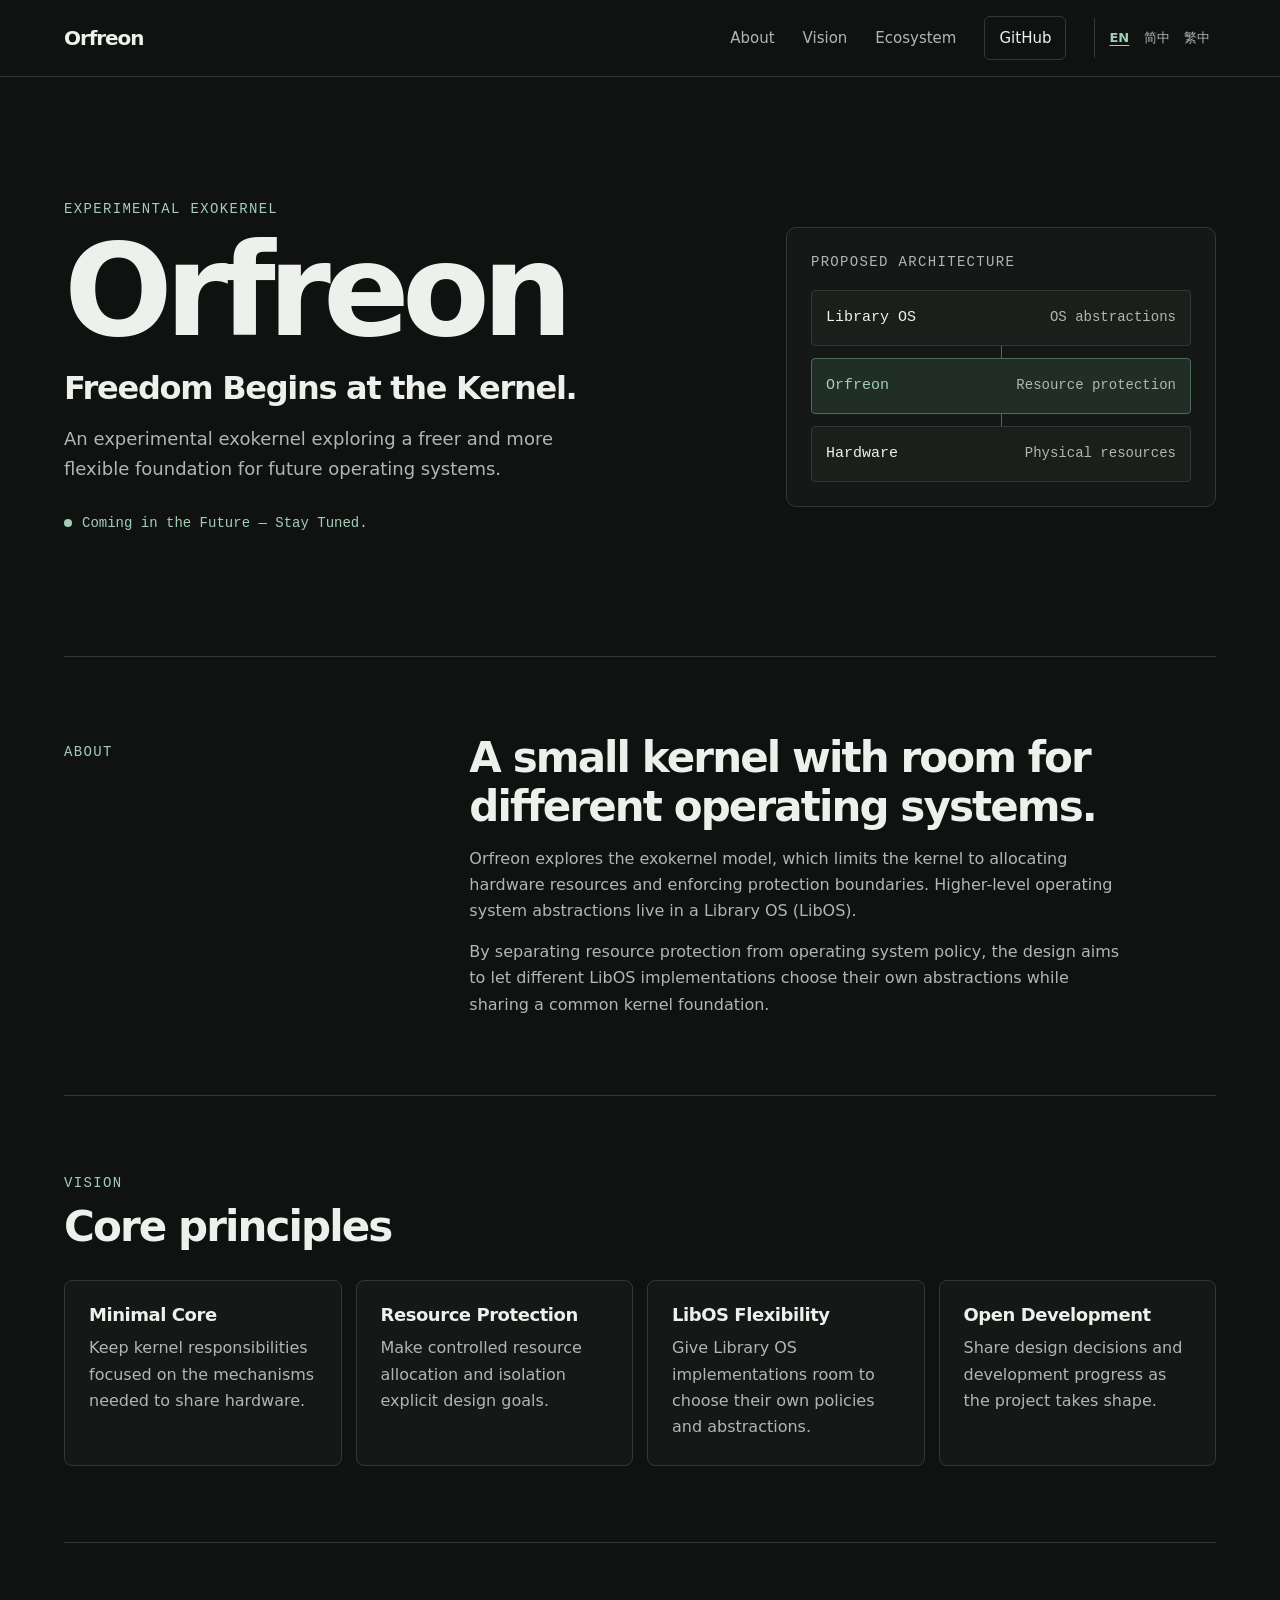
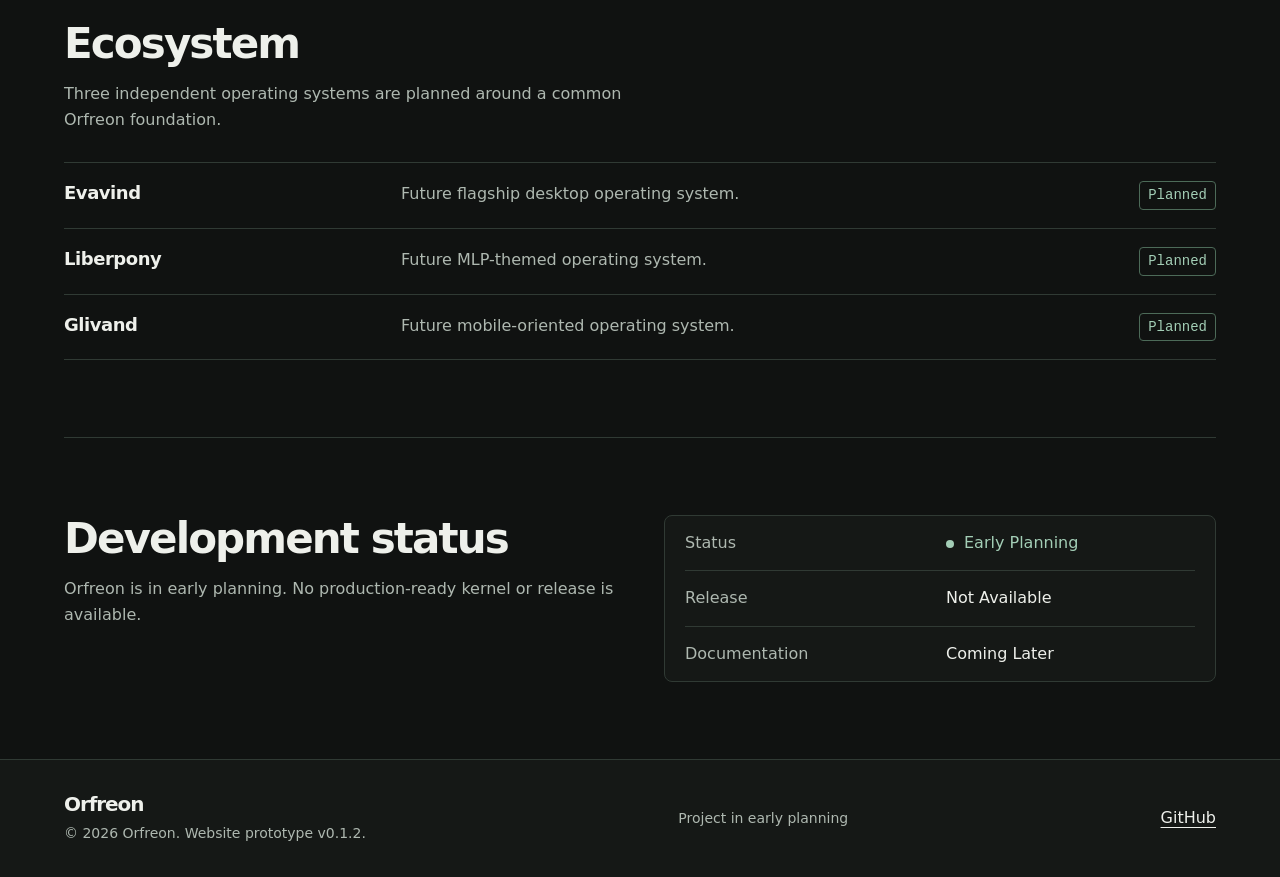
<file: index.html>
<!doctype html>
<html lang="en">
<head>
  <meta charset="utf-8">
  <meta name="viewport" content="width=device-width, initial-scale=1">
  <meta name="color-scheme" content="dark">
  <meta name="theme-color" content="#101211">
  <title>Orfreon — Experimental Exokernel</title>
  <meta name="description" content="Orfreon is a planned experimental exokernel exploring a freer and more flexible foundation for future operating systems.">
  <meta property="og:type" content="website">
  <meta property="og:locale" content="en_US">
  <meta property="og:site_name" content="Orfreon">
  <meta property="og:title" content="Orfreon — Freedom Begins at the Kernel.">
  <meta property="og:description" content="An early preview of Orfreon, a planned experimental exokernel for future operating systems.">
    <link rel="alternate" hreflang="en" href="index.html">
  <link rel="alternate" hreflang="zh-CN" href="zh-CN/index.html">
  <link rel="alternate" hreflang="zh-TW" href="zh-TW/index.html">
  <link rel="alternate" hreflang="x-default" href="index.html">
  <link rel="icon" type="image/svg+xml" href="assets/favicon.svg">
  <link rel="stylesheet" href="assets/css/style.css">
</head>
<body>
  <a class="skip-link" href="#main">Skip to content</a>

  <header class="site-header" id="top">
    <div class="shell header-inner">
      <a class="wordmark" href="#top">Orfreon</a>
      <nav aria-label="Primary">
        <ul>
          <li><a href="#about">About</a></li>
          <li><a href="#vision">Vision</a></li>
          <li><a href="#ecosystem">Ecosystem</a></li>
          <li><a class="nav-github" href="https://github.com/Evan-Windproof/Orfreon">GitHub</a></li>
          <li class="language-item"><div class="language-switch" role="group" aria-label="Language"><a href="index.html" lang="en" aria-current="page">EN</a><a href="zh-CN/index.html" lang="zh-CN">简中</a><a href="zh-TW/index.html" lang="zh-TW">繁中</a></div></li>
        </ul>
      </nav>
    </div>
  </header>

  <main id="main" tabindex="-1">
    <section class="hero shell" aria-labelledby="hero-title">
      <div class="hero-copy">
        <p class="eyebrow">Experimental exokernel</p>
        <h1 id="hero-title">Orfreon</h1>
        <p class="tagline">Freedom Begins at the Kernel.</p>
        <p class="hero-description">An experimental exokernel exploring a freer and more flexible foundation for future operating systems.</p>
        <p class="hero-status"><span class="status-dot" aria-hidden="true"></span>Coming in the Future — Stay Tuned.</p>
      </div>

      <figure class="architecture">
        <figcaption>Proposed architecture</figcaption>
        <ol class="architecture-stack" role="list">
          <li class="architecture-layer">
            <span>Library OS</span>
            <span class="layer-role">OS abstractions</span>
          </li>
          <li class="architecture-layer architecture-core">
            <span>Orfreon</span>
            <span class="layer-role">Resource protection</span>
          </li>
          <li class="architecture-layer">
            <span>Hardware</span>
            <span class="layer-role">Physical resources</span>
          </li>
        </ol>
      </figure>
    </section>

    <div class="shell">
      <section class="section about" id="about" aria-labelledby="about-title">
        <h2 class="section-label" id="about-title">About</h2>
        <div class="section-content">
          <p class="about-lede">A small kernel with room for different operating systems.</p>
          <p>Orfreon explores the exokernel model, which limits the kernel to allocating hardware resources and enforcing protection boundaries. Higher-level operating system abstractions live in a Library OS (LibOS).</p>
          <p>By separating resource protection from operating system policy, the design aims to let different LibOS implementations choose their own abstractions while sharing a common kernel foundation.</p>
        </div>
      </section>

      <section class="section" id="vision" aria-labelledby="vision-title">
        <div class="section-heading">
          <p class="section-label">Vision</p>
          <h2 id="vision-title">Core principles</h2>
        </div>
        <ul class="principles" role="list">
          <li class="principle">
            <h3>Minimal Core</h3>
            <p>Keep kernel responsibilities focused on the mechanisms needed to share hardware.</p>
          </li>
          <li class="principle">
            <h3>Resource Protection</h3>
            <p>Make controlled resource allocation and isolation explicit design goals.</p>
          </li>
          <li class="principle">
            <h3>LibOS Flexibility</h3>
            <p>Give Library OS implementations room to choose their own policies and abstractions.</p>
          </li>
          <li class="principle">
            <h3>Open Development</h3>
            <p>Share design decisions and development progress as the project takes shape.</p>
          </li>
        </ul>
      </section>

      <section class="section" id="ecosystem" aria-labelledby="ecosystem-title">
        <div class="section-heading">
          <h2 id="ecosystem-title">Ecosystem</h2>
          <p class="section-intro">Three independent operating systems are planned around a common Orfreon foundation.</p>
        </div>
        <ul class="projects" role="list">
          <li>
            <h3>Evavind</h3>
            <p>Future flagship desktop operating system.</p>
            <span class="project-status">Planned</span>
          </li>
          <li>
            <h3>Liberpony</h3>
            <p>Future MLP-themed operating system.</p>
            <span class="project-status">Planned</span>
          </li>
          <li>
            <h3>Glivand</h3>
            <p>Future mobile-oriented operating system.</p>
            <span class="project-status">Planned</span>
          </li>
        </ul>
      </section>

      <section class="section development" aria-labelledby="development-title">
        <div class="section-heading">
          <h2 id="development-title">Development status</h2>
          <p class="section-intro">Orfreon is in early planning. No production-ready kernel or release is available.</p>
        </div>
        <dl class="development-status">
          <div>
            <dt>Status</dt>
            <dd class="current-status"><span class="status-dot" aria-hidden="true"></span>Early Planning</dd>
          </div>
          <div>
            <dt>Release</dt>
            <dd>Not Available</dd>
          </div>
          <div>
            <dt>Documentation</dt>
            <dd>Coming Later</dd>
          </div>
        </dl>
      </section>
    </div>
  </main>

  <footer class="site-footer">
    <div class="shell footer-inner">
      <div>
        <p class="wordmark">Orfreon</p>
        <p class="footer-note">© 2026 Orfreon. Website prototype v0.1.2.</p>
      </div>
      <p class="footer-status">Project in early planning</p>
      <a href="https://github.com/Evan-Windproof/Orfreon">GitHub</a>
    </div>
  </footer>
</body>
</html>
</file>
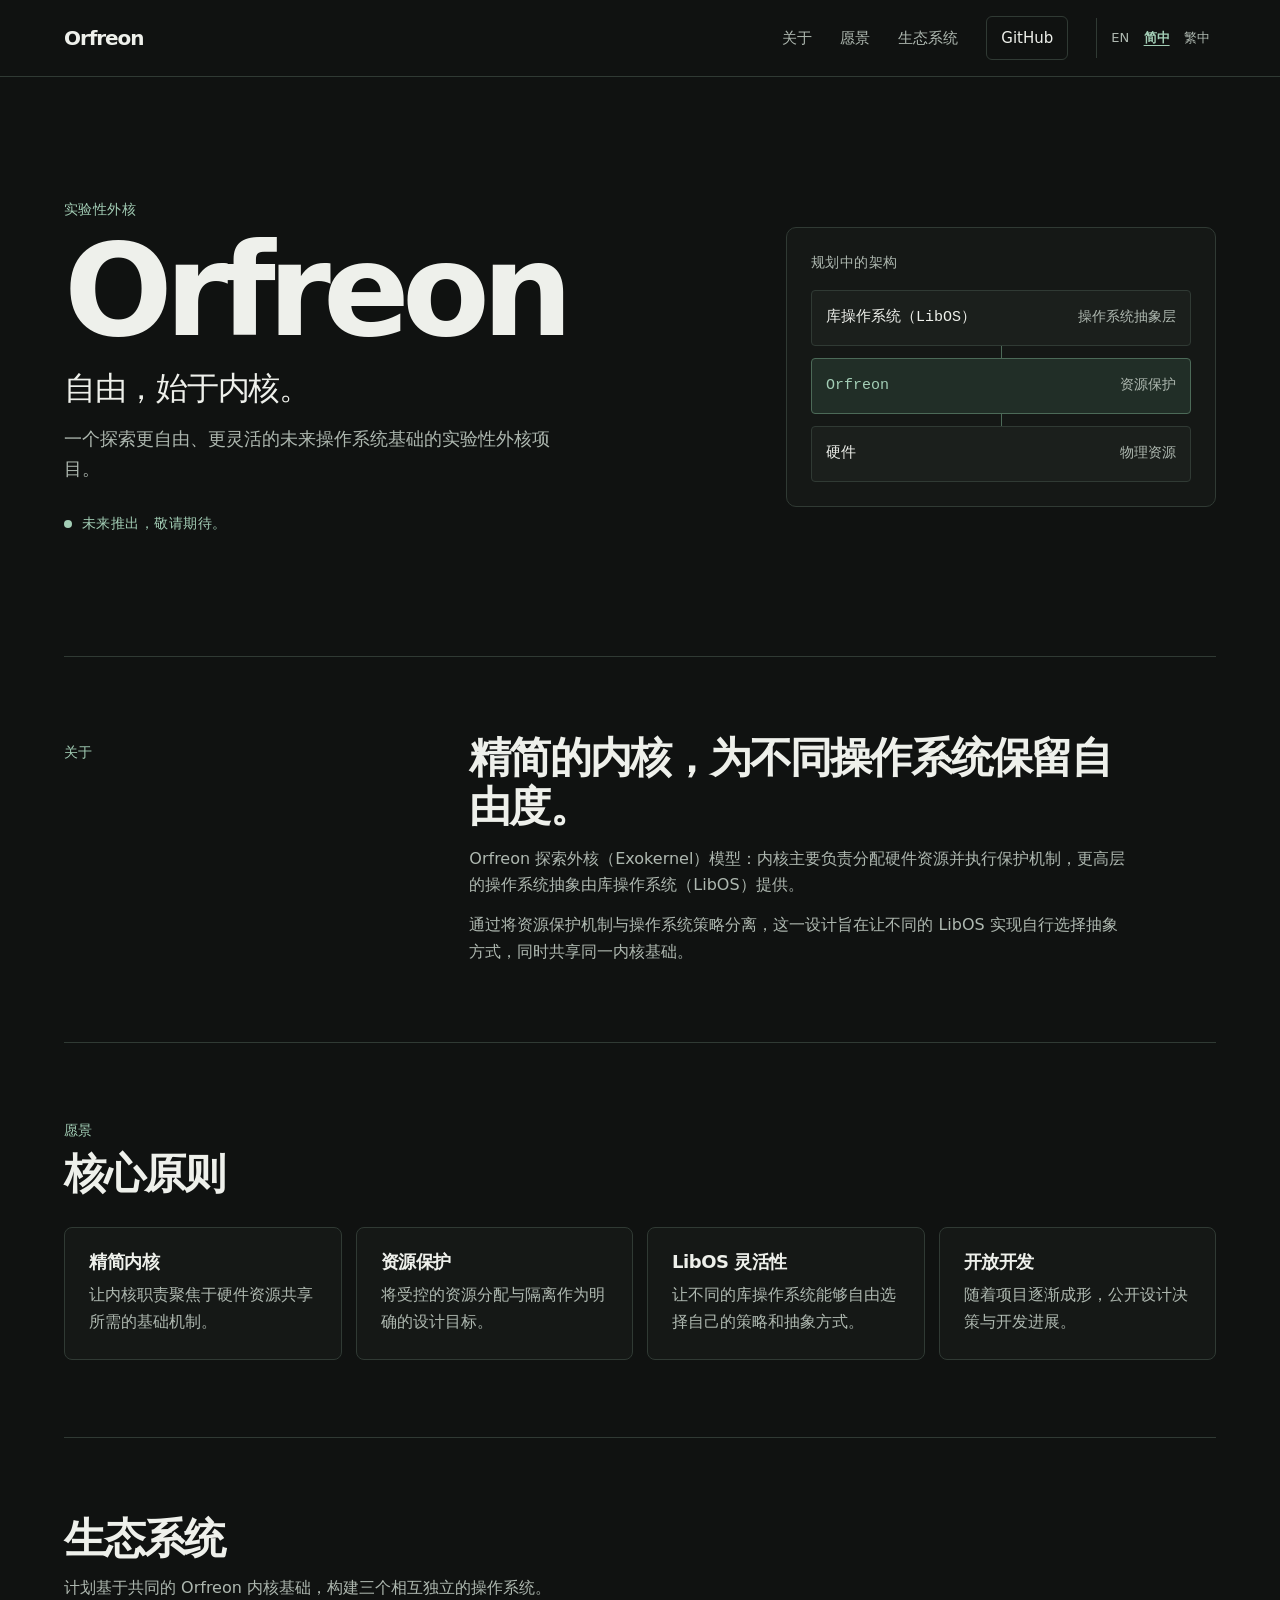
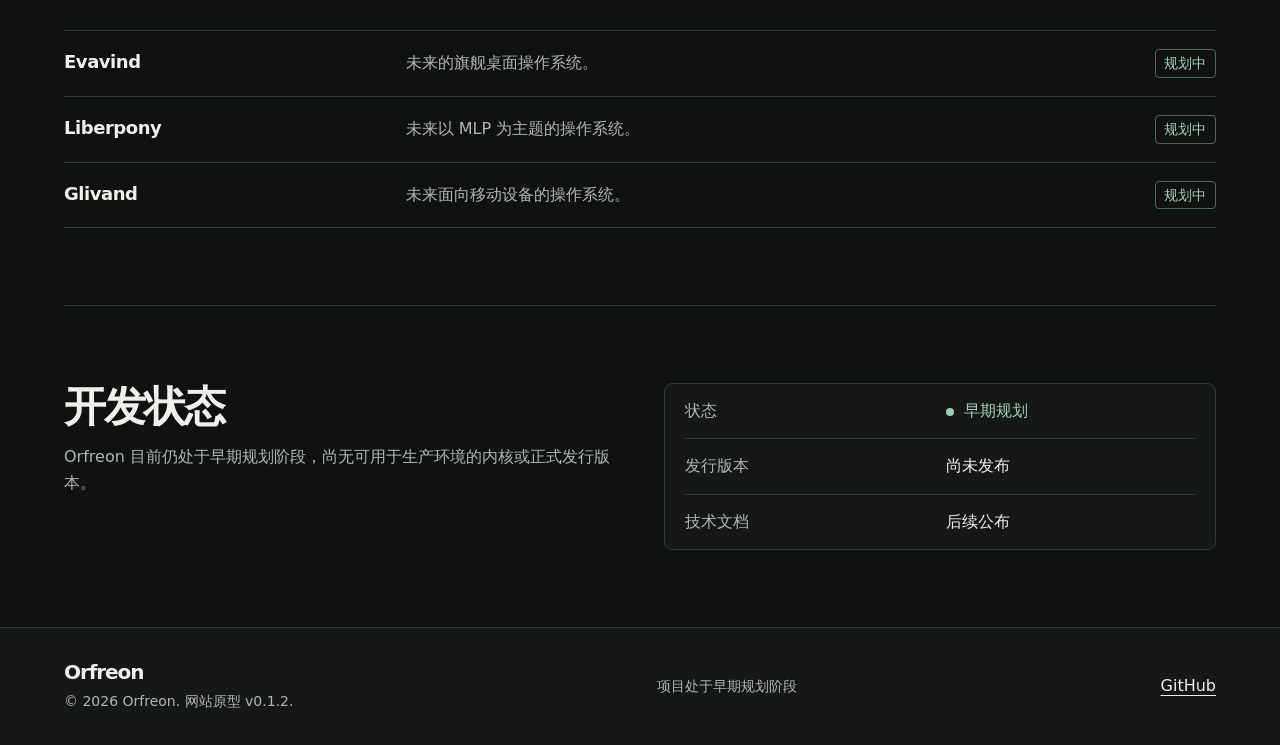
<file: zh-CN/index.html>
<!doctype html>
<html lang="zh-CN">
<head>
  <meta charset="utf-8">
  <meta name="viewport" content="width=device-width, initial-scale=1">
  <meta name="color-scheme" content="dark">
  <meta name="theme-color" content="#101211">
  <title>Orfreon — 实验性外核</title>
  <meta name="description" content="Orfreon 是一个规划中的实验性外核项目，探索更自由、更灵活的未来操作系统基础。">
  <meta property="og:type" content="website">
  <meta property="og:locale" content="zh_CN">
  <meta property="og:site_name" content="Orfreon">
  <meta property="og:title" content="Orfreon — 自由，始于内核。">
  <meta property="og:description" content="Orfreon 官方预览网站：一个面向未来操作系统的实验性外核项目。">
    <link rel="alternate" hreflang="en" href="../index.html">
  <link rel="alternate" hreflang="zh-CN" href="../zh-CN/index.html">
  <link rel="alternate" hreflang="zh-TW" href="../zh-TW/index.html">
  <link rel="alternate" hreflang="x-default" href="../index.html">
  <link rel="icon" type="image/svg+xml" href="../assets/favicon.svg">
  <link rel="stylesheet" href="../assets/css/style.css">
</head>
<body>
  <a class="skip-link" href="#main">跳转至主要内容</a>

  <header class="site-header" id="top">
    <div class="shell header-inner">
      <a class="wordmark" href="#top">Orfreon</a>
      <nav aria-label="主导航">
        <ul>
          <li><a href="#about">关于</a></li>
          <li><a href="#vision">愿景</a></li>
          <li><a href="#ecosystem">生态系统</a></li>
          <li><a class="nav-github" href="https://github.com/Evan-Windproof/Orfreon">GitHub</a></li>
          <li class="language-item"><div class="language-switch" role="group" aria-label="语言选择"><a href="../index.html" lang="en">EN</a><a href="../zh-CN/index.html" lang="zh-CN" aria-current="page">简中</a><a href="../zh-TW/index.html" lang="zh-TW">繁中</a></div></li>
        </ul>
      </nav>
    </div>
  </header>

  <main id="main" tabindex="-1">
    <section class="hero shell" aria-labelledby="hero-title">
      <div class="hero-copy">
        <p class="eyebrow">实验性外核</p>
        <h1 id="hero-title">Orfreon</h1>
        <p class="tagline">自由，始于内核。</p>
        <p class="hero-description">一个探索更自由、更灵活的未来操作系统基础的实验性外核项目。</p>
        <p class="hero-status"><span class="status-dot" aria-hidden="true"></span>未来推出，敬请期待。</p>
      </div>

      <figure class="architecture">
        <figcaption>规划中的架构</figcaption>
        <ol class="architecture-stack" role="list">
          <li class="architecture-layer">
            <span>库操作系统（LibOS）</span>
            <span class="layer-role">操作系统抽象层</span>
          </li>
          <li class="architecture-layer architecture-core">
            <span>Orfreon</span>
            <span class="layer-role">资源保护</span>
          </li>
          <li class="architecture-layer">
            <span>硬件</span>
            <span class="layer-role">物理资源</span>
          </li>
        </ol>
      </figure>
    </section>

    <div class="shell">
      <section class="section about" id="about" aria-labelledby="about-title">
        <h2 class="section-label" id="about-title">关于</h2>
        <div class="section-content">
          <p class="about-lede">精简的内核，为不同操作系统保留自由度。</p>
          <p>Orfreon 探索外核（Exokernel）模型：内核主要负责分配硬件资源并执行保护机制，更高层的操作系统抽象由库操作系统（LibOS）提供。</p>
          <p>通过将资源保护机制与操作系统策略分离，这一设计旨在让不同的 LibOS 实现自行选择抽象方式，同时共享同一内核基础。</p>
        </div>
      </section>

      <section class="section" id="vision" aria-labelledby="vision-title">
        <div class="section-heading">
          <p class="section-label">愿景</p>
          <h2 id="vision-title">核心原则</h2>
        </div>
        <ul class="principles" role="list">
          <li class="principle">
            <h3>精简内核</h3>
            <p>让内核职责聚焦于硬件资源共享所需的基础机制。</p>
          </li>
          <li class="principle">
            <h3>资源保护</h3>
            <p>将受控的资源分配与隔离作为明确的设计目标。</p>
          </li>
          <li class="principle">
            <h3>LibOS 灵活性</h3>
            <p>让不同的库操作系统能够自由选择自己的策略和抽象方式。</p>
          </li>
          <li class="principle">
            <h3>开放开发</h3>
            <p>随着项目逐渐成形，公开设计决策与开发进展。</p>
          </li>
        </ul>
      </section>

      <section class="section" id="ecosystem" aria-labelledby="ecosystem-title">
        <div class="section-heading">
          <h2 id="ecosystem-title">生态系统</h2>
          <p class="section-intro">计划基于共同的 Orfreon 内核基础，构建三个相互独立的操作系统。</p>
        </div>
        <ul class="projects" role="list">
          <li>
            <h3>Evavind</h3>
            <p>未来的旗舰桌面操作系统。</p>
            <span class="project-status">规划中</span>
          </li>
          <li>
            <h3>Liberpony</h3>
            <p>未来以 MLP 为主题的操作系统。</p>
            <span class="project-status">规划中</span>
          </li>
          <li>
            <h3>Glivand</h3>
            <p>未来面向移动设备的操作系统。</p>
            <span class="project-status">规划中</span>
          </li>
        </ul>
      </section>

      <section class="section development" aria-labelledby="development-title">
        <div class="section-heading">
          <h2 id="development-title">开发状态</h2>
          <p class="section-intro">Orfreon 目前仍处于早期规划阶段，尚无可用于生产环境的内核或正式发行版本。</p>
        </div>
        <dl class="development-status">
          <div>
            <dt>状态</dt>
            <dd class="current-status"><span class="status-dot" aria-hidden="true"></span>早期规划</dd>
          </div>
          <div>
            <dt>发行版本</dt>
            <dd>尚未发布</dd>
          </div>
          <div>
            <dt>技术文档</dt>
            <dd>后续公布</dd>
          </div>
        </dl>
      </section>
    </div>
  </main>

  <footer class="site-footer">
    <div class="shell footer-inner">
      <div>
        <p class="wordmark">Orfreon</p>
        <p class="footer-note">© 2026 Orfreon. 网站原型 v0.1.2.</p>
      </div>
      <p class="footer-status">项目处于早期规划阶段</p>
      <a href="https://github.com/Evan-Windproof/Orfreon">GitHub</a>
    </div>
  </footer>
</body>
</html>
</file>
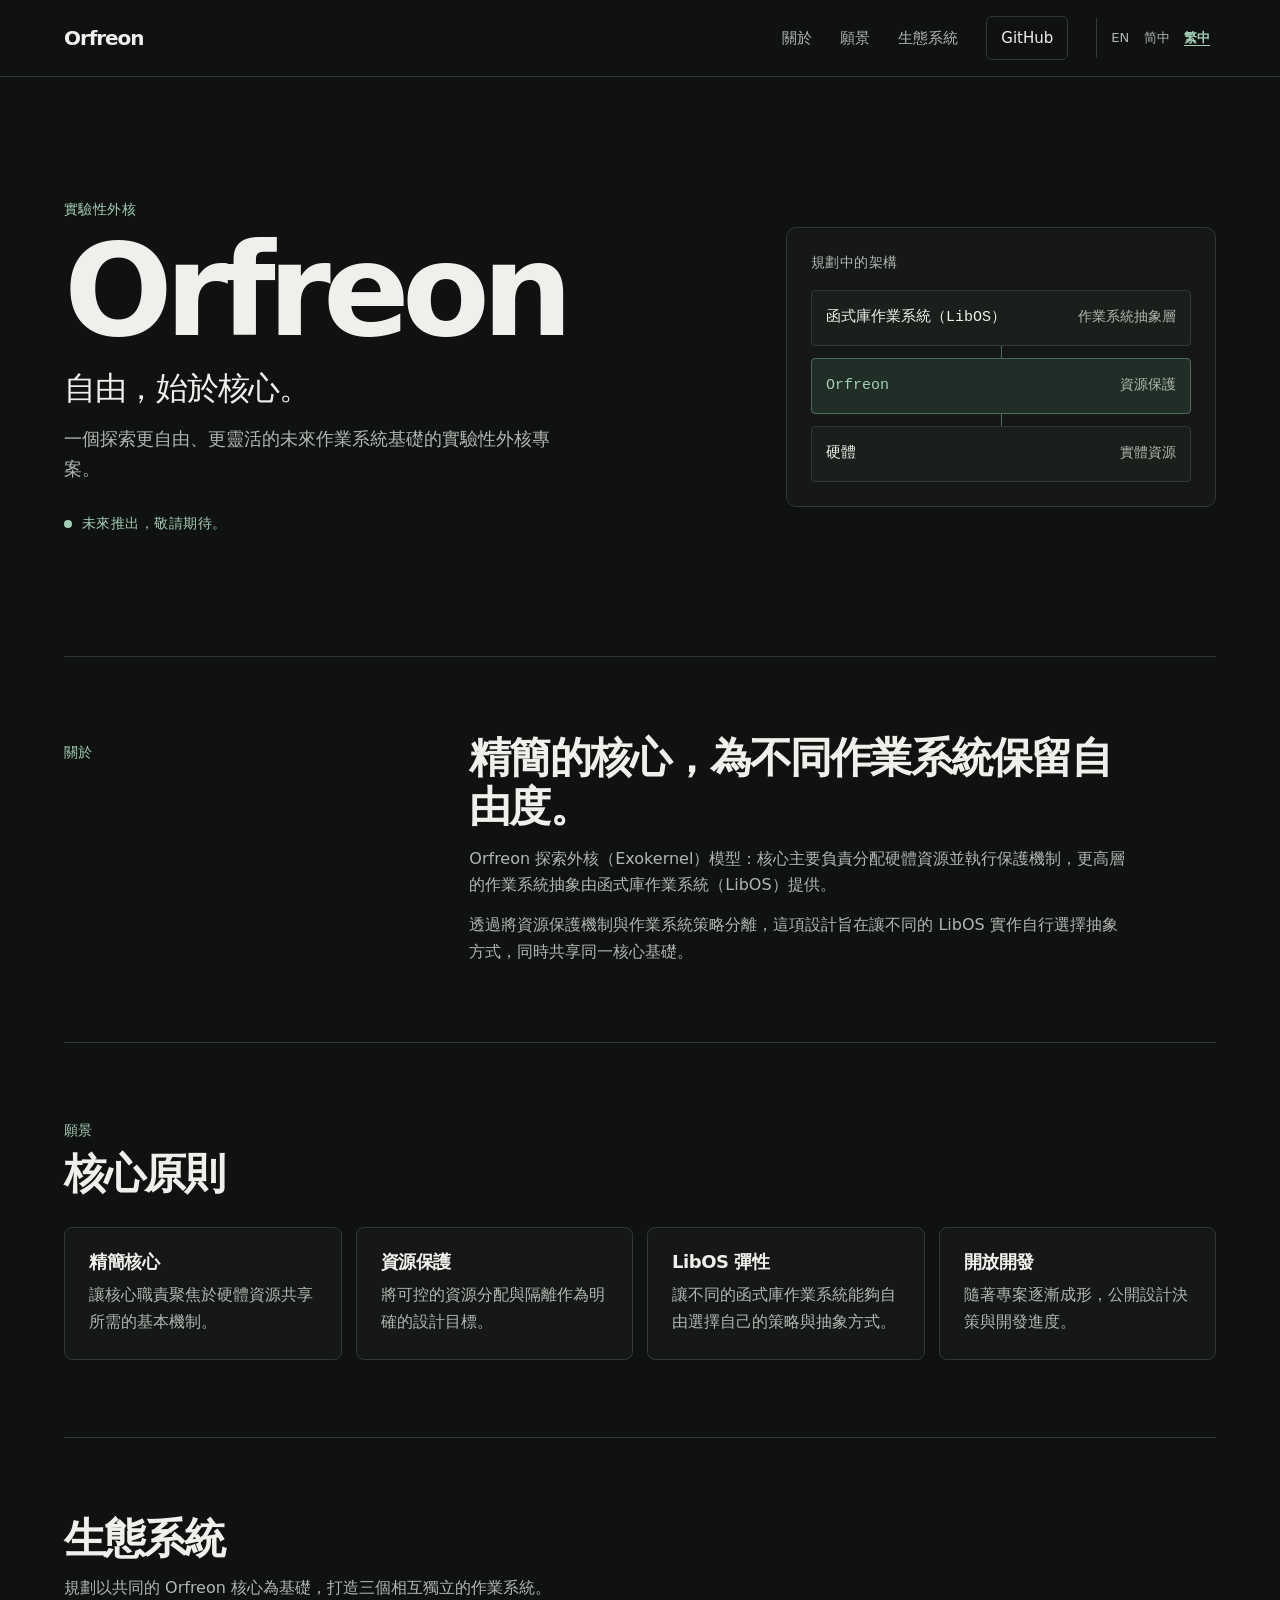
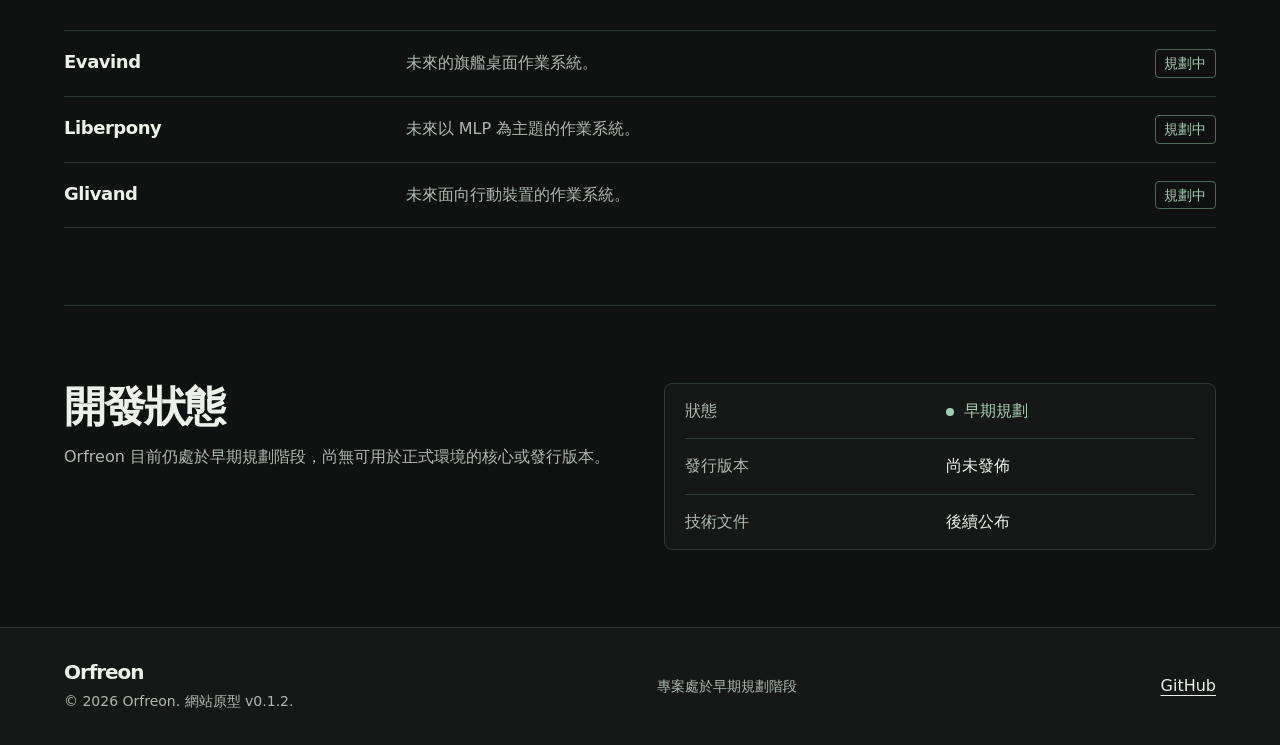
<file: zh-TW/index.html>
<!doctype html>
<html lang="zh-TW">
<head>
  <meta charset="utf-8">
  <meta name="viewport" content="width=device-width, initial-scale=1">
  <meta name="color-scheme" content="dark">
  <meta name="theme-color" content="#101211">
  <title>Orfreon — 實驗性外核</title>
  <meta name="description" content="Orfreon 是一個規劃中的實驗性外核專案，探索更自由、更靈活的未來作業系統基礎。">
  <meta property="og:type" content="website">
  <meta property="og:locale" content="zh_TW">
  <meta property="og:site_name" content="Orfreon">
  <meta property="og:title" content="Orfreon — 自由，始於核心。">
  <meta property="og:description" content="Orfreon 官方預覽網站：一個面向未來作業系統的實驗性外核專案。">
    <link rel="alternate" hreflang="en" href="../index.html">
  <link rel="alternate" hreflang="zh-CN" href="../zh-CN/index.html">
  <link rel="alternate" hreflang="zh-TW" href="../zh-TW/index.html">
  <link rel="alternate" hreflang="x-default" href="../index.html">
  <link rel="icon" type="image/svg+xml" href="../assets/favicon.svg">
  <link rel="stylesheet" href="../assets/css/style.css">
</head>
<body>
  <a class="skip-link" href="#main">跳至主要內容</a>

  <header class="site-header" id="top">
    <div class="shell header-inner">
      <a class="wordmark" href="#top">Orfreon</a>
      <nav aria-label="主要導覽">
        <ul>
          <li><a href="#about">關於</a></li>
          <li><a href="#vision">願景</a></li>
          <li><a href="#ecosystem">生態系統</a></li>
          <li><a class="nav-github" href="https://github.com/Evan-Windproof/Orfreon">GitHub</a></li>
          <li class="language-item"><div class="language-switch" role="group" aria-label="語言選擇"><a href="../index.html" lang="en">EN</a><a href="../zh-CN/index.html" lang="zh-CN">简中</a><a href="../zh-TW/index.html" lang="zh-TW" aria-current="page">繁中</a></div></li>
        </ul>
      </nav>
    </div>
  </header>

  <main id="main" tabindex="-1">
    <section class="hero shell" aria-labelledby="hero-title">
      <div class="hero-copy">
        <p class="eyebrow">實驗性外核</p>
        <h1 id="hero-title">Orfreon</h1>
        <p class="tagline">自由，始於核心。</p>
        <p class="hero-description">一個探索更自由、更靈活的未來作業系統基礎的實驗性外核專案。</p>
        <p class="hero-status"><span class="status-dot" aria-hidden="true"></span>未來推出，敬請期待。</p>
      </div>

      <figure class="architecture">
        <figcaption>規劃中的架構</figcaption>
        <ol class="architecture-stack" role="list">
          <li class="architecture-layer">
            <span>函式庫作業系統（LibOS）</span>
            <span class="layer-role">作業系統抽象層</span>
          </li>
          <li class="architecture-layer architecture-core">
            <span>Orfreon</span>
            <span class="layer-role">資源保護</span>
          </li>
          <li class="architecture-layer">
            <span>硬體</span>
            <span class="layer-role">實體資源</span>
          </li>
        </ol>
      </figure>
    </section>

    <div class="shell">
      <section class="section about" id="about" aria-labelledby="about-title">
        <h2 class="section-label" id="about-title">關於</h2>
        <div class="section-content">
          <p class="about-lede">精簡的核心，為不同作業系統保留自由度。</p>
          <p>Orfreon 探索外核（Exokernel）模型：核心主要負責分配硬體資源並執行保護機制，更高層的作業系統抽象由函式庫作業系統（LibOS）提供。</p>
          <p>透過將資源保護機制與作業系統策略分離，這項設計旨在讓不同的 LibOS 實作自行選擇抽象方式，同時共享同一核心基礎。</p>
        </div>
      </section>

      <section class="section" id="vision" aria-labelledby="vision-title">
        <div class="section-heading">
          <p class="section-label">願景</p>
          <h2 id="vision-title">核心原則</h2>
        </div>
        <ul class="principles" role="list">
          <li class="principle">
            <h3>精簡核心</h3>
            <p>讓核心職責聚焦於硬體資源共享所需的基本機制。</p>
          </li>
          <li class="principle">
            <h3>資源保護</h3>
            <p>將可控的資源分配與隔離作為明確的設計目標。</p>
          </li>
          <li class="principle">
            <h3>LibOS 彈性</h3>
            <p>讓不同的函式庫作業系統能夠自由選擇自己的策略與抽象方式。</p>
          </li>
          <li class="principle">
            <h3>開放開發</h3>
            <p>隨著專案逐漸成形，公開設計決策與開發進度。</p>
          </li>
        </ul>
      </section>

      <section class="section" id="ecosystem" aria-labelledby="ecosystem-title">
        <div class="section-heading">
          <h2 id="ecosystem-title">生態系統</h2>
          <p class="section-intro">規劃以共同的 Orfreon 核心為基礎，打造三個相互獨立的作業系統。</p>
        </div>
        <ul class="projects" role="list">
          <li>
            <h3>Evavind</h3>
            <p>未來的旗艦桌面作業系統。</p>
            <span class="project-status">規劃中</span>
          </li>
          <li>
            <h3>Liberpony</h3>
            <p>未來以 MLP 為主題的作業系統。</p>
            <span class="project-status">規劃中</span>
          </li>
          <li>
            <h3>Glivand</h3>
            <p>未來面向行動裝置的作業系統。</p>
            <span class="project-status">規劃中</span>
          </li>
        </ul>
      </section>

      <section class="section development" aria-labelledby="development-title">
        <div class="section-heading">
          <h2 id="development-title">開發狀態</h2>
          <p class="section-intro">Orfreon 目前仍處於早期規劃階段，尚無可用於正式環境的核心或發行版本。</p>
        </div>
        <dl class="development-status">
          <div>
            <dt>狀態</dt>
            <dd class="current-status"><span class="status-dot" aria-hidden="true"></span>早期規劃</dd>
          </div>
          <div>
            <dt>發行版本</dt>
            <dd>尚未發佈</dd>
          </div>
          <div>
            <dt>技術文件</dt>
            <dd>後續公布</dd>
          </div>
        </dl>
      </section>
    </div>
  </main>

  <footer class="site-footer">
    <div class="shell footer-inner">
      <div>
        <p class="wordmark">Orfreon</p>
        <p class="footer-note">© 2026 Orfreon. 網站原型 v0.1.2.</p>
      </div>
      <p class="footer-status">專案處於早期規劃階段</p>
      <a href="https://github.com/Evan-Windproof/Orfreon">GitHub</a>
    </div>
  </footer>
</body>
</html>
</file>
<file: assets/css/style.css>
:root {
  color-scheme: dark;
  font-family: system-ui, sans-serif;
  --background: #101211;
  --surface: #151816;
  --surface-raised: #1b1f1c;
  --text: #eef0eb;
  --muted: #aeb8b0;
  --line: #303a34;
  --accent: #a3ceb6;
  --accent-surface: #212e27;
  --accent-line: #4c6a58;
  --mono: ui-monospace, "SFMono-Regular", Consolas, "Liberation Mono", monospace;
  --gutter: clamp(1.125rem, 5vw, 4rem);
}

*, *::before, *::after {
  box-sizing: border-box;
}

html {
  scroll-behavior: smooth;
}

body {
  margin: 0;
  background: var(--background);
  color: var(--text);
  font-size: 1rem;
  line-height: 1.65;
}

h1, h2, h3, p, figure, ol, ul, dl, dd {
  margin: 0;
}

h1, h2, h3 {
  line-height: 1.12;
  font-weight: 650;
}

a {
  color: var(--text);
  text-underline-offset: 0.25em;
  transition: color 160ms ease, background-color 160ms ease, border-color 160ms ease;
}

a:hover {
  color: var(--accent);
}

:focus-visible {
  outline: 2px solid var(--accent);
  outline-offset: 4px;
}

[id] {
  scroll-margin-block-start: 1.5rem;
}

.shell {
  width: min(100% - 2 * var(--gutter), 72rem);
  margin-inline: auto;
}

.skip-link {
  position: absolute;
  z-index: 1;
  inset-block-start: 0.75rem;
  inset-inline-start: var(--gutter);
  padding: 0.5rem 0.875rem;
  background: var(--text);
  color: var(--background);
  transform: translateY(calc(-100% - 1rem));
}

.skip-link:focus {
  color: var(--background);
  transform: translateY(0);
}

.site-header {
  border-bottom: 1px solid var(--line);
}

.header-inner {
  display: flex;
  align-items: center;
  justify-content: space-between;
  gap: 0.75rem 1.5rem;
  min-height: 4.75rem;
  padding-block: 0.75rem;
}

.wordmark {
  font-size: 1.25rem;
  font-weight: 700;
  letter-spacing: -0.055em;
  text-decoration: none;
  line-height: 1.2;
}

nav ul {
  display: flex;
  flex-wrap: wrap;
  align-items: center;
  gap: 0.375rem clamp(0.65rem, 2.5vw, 1.75rem);
  padding: 0;
  list-style: none;
}

nav a {
  display: inline-flex;
  align-items: center;
  min-height: 2.75rem;
  color: var(--muted);
  font-size: 0.9375rem;
  text-decoration: none;
}

nav a:hover {
  text-decoration: underline;
}

nav .nav-github {
  padding-inline: 0.875rem;
  border: 1px solid var(--line);
  border-radius: 0.375rem;
  color: var(--text);
}

nav .nav-github:hover {
  border-color: var(--accent-line);
  background: var(--accent-surface);
}

.hero {
  display: grid;
  grid-template-columns: minmax(0, 1.5fr) minmax(0, 1fr);
  align-items: center;
  gap: clamp(2rem, 6vw, 6rem);
  padding-block: clamp(4rem, 9.5vw, 8rem);
}

.eyebrow, .section-label, .architecture figcaption {
  color: var(--accent);
  font: 0.875rem / 1.45 var(--mono);
  letter-spacing: 0.095em;
  text-transform: uppercase;
}

.hero h1 {
  margin-block: 0.6rem 0.9rem;
  font-size: clamp(3.65rem, 10vw, 8.5rem);
  letter-spacing: -0.062em;
  line-height: 0.98;
}

.tagline {
  font-size: clamp(1.4rem, 2.5vw, 2.125rem);
  font-weight: 550;
  letter-spacing: -0.04em;
  line-height: 1.25;
}

.hero-description {
  max-width: 44ch;
  margin-top: 1rem;
  color: var(--muted);
  font-size: 1.125rem;
}

.hero-status, .current-status {
  display: flex;
  align-items: baseline;
  gap: 0.625rem;
  color: var(--accent);
}

.hero-status {
  margin-top: 1.75rem;
  font-family: var(--mono);
  font-size: 0.875rem;
}

.status-dot {
  display: inline-block;
  flex: 0 0 auto;
  width: 0.5rem;
  height: 0.5rem;
  border-radius: 50%;
  background: currentColor;
}

.architecture {
  width: 100%;
  max-width: 30rem;
  padding: clamp(1rem, 2.5vw, 1.5rem);
  border: 1px solid var(--line);
  border-radius: 0.625rem;
  background: var(--surface);
}

.architecture figcaption {
  margin-bottom: 1.125rem;
  color: var(--muted);
}

.architecture-stack {
  display: grid;
  gap: 0.75rem;
  padding: 0;
  list-style: none;
}

.architecture-layer {
  position: relative;
  display: flex;
  flex-wrap: wrap;
  align-items: center;
  justify-content: space-between;
  gap: 0.125rem 0.75rem;
  min-height: 3.5rem;
  padding: 0.625rem 0.875rem;
  border: 1px solid var(--line);
  border-radius: 0.25rem;
  background: var(--surface-raised);
  font: 0.9375rem / 1.4 var(--mono);
}

.architecture-layer + .architecture-layer::before {
  position: absolute;
  inset-block-end: calc(100% + 1px);
  inset-inline-start: 50%;
  width: 1px;
  height: 0.75rem;
  background: var(--accent-line);
  content: "";
}

.architecture-core {
  border-color: var(--accent-line);
  background: var(--accent-surface);
  color: var(--accent);
}

.layer-role {
  color: var(--muted);
  font-size: 0.875rem;
}

.section {
  padding-block: clamp(2.75rem, 6vw, 5.25rem);
  border-top: 1px solid var(--line);
}

.about {
  display: grid;
  grid-template-columns: minmax(0, 1fr) minmax(0, 2fr);
  gap: 0.75rem 2rem;
}

.about .section-label {
  padding-top: 0.5rem;
}

.section-content {
  max-width: 65ch;
}

.section-content p + p {
  margin-top: 0.875rem;
  color: var(--muted);
}

.about-lede, .section-heading h2 {
  font-size: clamp(1.75rem, 3.5vw, 2.625rem);
  font-weight: 650;
  letter-spacing: -0.045em;
  line-height: 1.16;
}

.section-heading {
  margin-bottom: 1.75rem;
}

.section-heading .section-label {
  margin-bottom: 0.625rem;
}

.section-intro {
  max-width: 58ch;
  margin-top: 0.75rem;
  color: var(--muted);
}

.principles, .projects {
  padding: 0;
  list-style: none;
}

.principles {
  display: grid;
  grid-template-columns: repeat(4, minmax(0, 1fr));
  gap: 0.875rem;
}

.principle {
  padding: clamp(1rem, 2.2vw, 1.5rem);
  border: 1px solid var(--line);
  border-radius: 0.5rem;
  background: var(--surface);
}

.principle h3, .projects h3 {
  font-size: 1.125rem;
  letter-spacing: -0.025em;
}

.principle p {
  margin-top: 0.65rem;
  color: var(--muted);
}

.projects li {
  display: grid;
  grid-template-columns: minmax(8rem, 1fr) minmax(0, 2.25fr) auto;
  align-items: baseline;
  gap: 0.5rem 1rem;
  padding-block: 1.125rem;
  border-bottom: 1px solid var(--line);
}

.projects li:first-child {
  border-top: 1px solid var(--line);
}

.projects p {
  color: var(--muted);
}

.project-status {
  width: fit-content;
  padding: 0.25rem 0.5rem;
  border: 1px solid var(--accent-line);
  border-radius: 0.25rem;
  color: var(--accent);
  font: 0.875rem / 1.35 var(--mono);
}

.development {
  display: grid;
  grid-template-columns: minmax(0, 1fr) minmax(0, 1fr);
  align-items: start;
  gap: 1.5rem 3rem;
}

.development .section-heading {
  margin-bottom: 0;
}

.development-status {
  padding-inline: 1.25rem;
  border: 1px solid var(--line);
  border-radius: 0.5rem;
  background: var(--surface);
}

.development-status > div {
  display: grid;
  grid-template-columns: minmax(0, 1fr) minmax(0, 1fr);
  gap: 0.25rem 0.75rem;
  padding-block: 0.875rem;
}

.development-status > div + div {
  border-top: 1px solid var(--line);
}

.development-status dt {
  color: var(--muted);
}

.site-footer {
  border-top: 1px solid var(--line);
  background: var(--surface);
}

.footer-inner {
  display: flex;
  flex-wrap: wrap;
  align-items: center;
  justify-content: space-between;
  gap: 1rem 1.5rem;
  padding-block: 2rem;
}

.footer-note, .footer-status {
  color: var(--muted);
  font-size: 0.875rem;
}

.footer-note {
  margin-top: 0.375rem;
}

.footer-inner a {
  display: inline-flex;
  align-items: center;
  min-height: 2.75rem;
}

@media (max-width: 58rem) {
  .principles {
    grid-template-columns: repeat(2, minmax(0, 1fr));
  }
}

@media (max-width: 47rem) {
  .hero, .about, .development {
    grid-template-columns: minmax(0, 1fr);
  }

  .hero {
    padding-block: 3.75rem;
  }

  .hero h1 {
    font-size: clamp(3.65rem, 15vw, 6.75rem);
  }

  .about .section-label {
    padding-top: 0;
  }
}

@media (max-width: 32rem) {
  .header-inner {
    flex-wrap: wrap;
    justify-content: flex-start;
    gap: 0.375rem 1.25rem;
  }

  nav .nav-github {
    padding-inline: 0.625rem;
  }

  .projects li {
    grid-template-columns: minmax(0, 1fr) auto;
  }

  .projects p {
    grid-row: 2;
    grid-column: 1 / -1;
  }
}

@media (max-width: 24rem) {
  .principles {
    grid-template-columns: minmax(0, 1fr);
  }

  .development-status > div {
    grid-template-columns: minmax(0, 1fr);
  }
}

@media (prefers-reduced-motion: reduce) {
  html {
    scroll-behavior: auto;
  }

  a {
    transition: none;
  }
}

/* Lightweight language navigation. No JavaScript required. */
nav .language-switch {
  display: flex;
  align-items: center;
  flex-wrap: nowrap;
  gap: 0.15rem;
  padding-inline-start: 0.5rem;
  border-inline-start: 1px solid var(--line);
}

nav .language-switch a {
  min-height: 2.5rem;
  padding-inline: 0.375rem;
  font-size: 0.8125rem;
  white-space: nowrap;
}

nav .language-switch a[aria-current="page"] {
  color: var(--accent);
  font-weight: 700;
  text-decoration: underline;
}

html[lang^="zh"] .eyebrow,
html[lang^="zh"] .section-label,
html[lang^="zh"] .architecture figcaption,
html[lang^="zh"] .hero-status,
html[lang^="zh"] .project-status {
  font-family: system-ui, sans-serif;
  letter-spacing: 0.035em;
}

@media (max-width: 40rem) {
  .header-inner { flex-wrap: wrap; }
  nav ul { gap: 0.25rem 0.75rem; }
}
</file>
